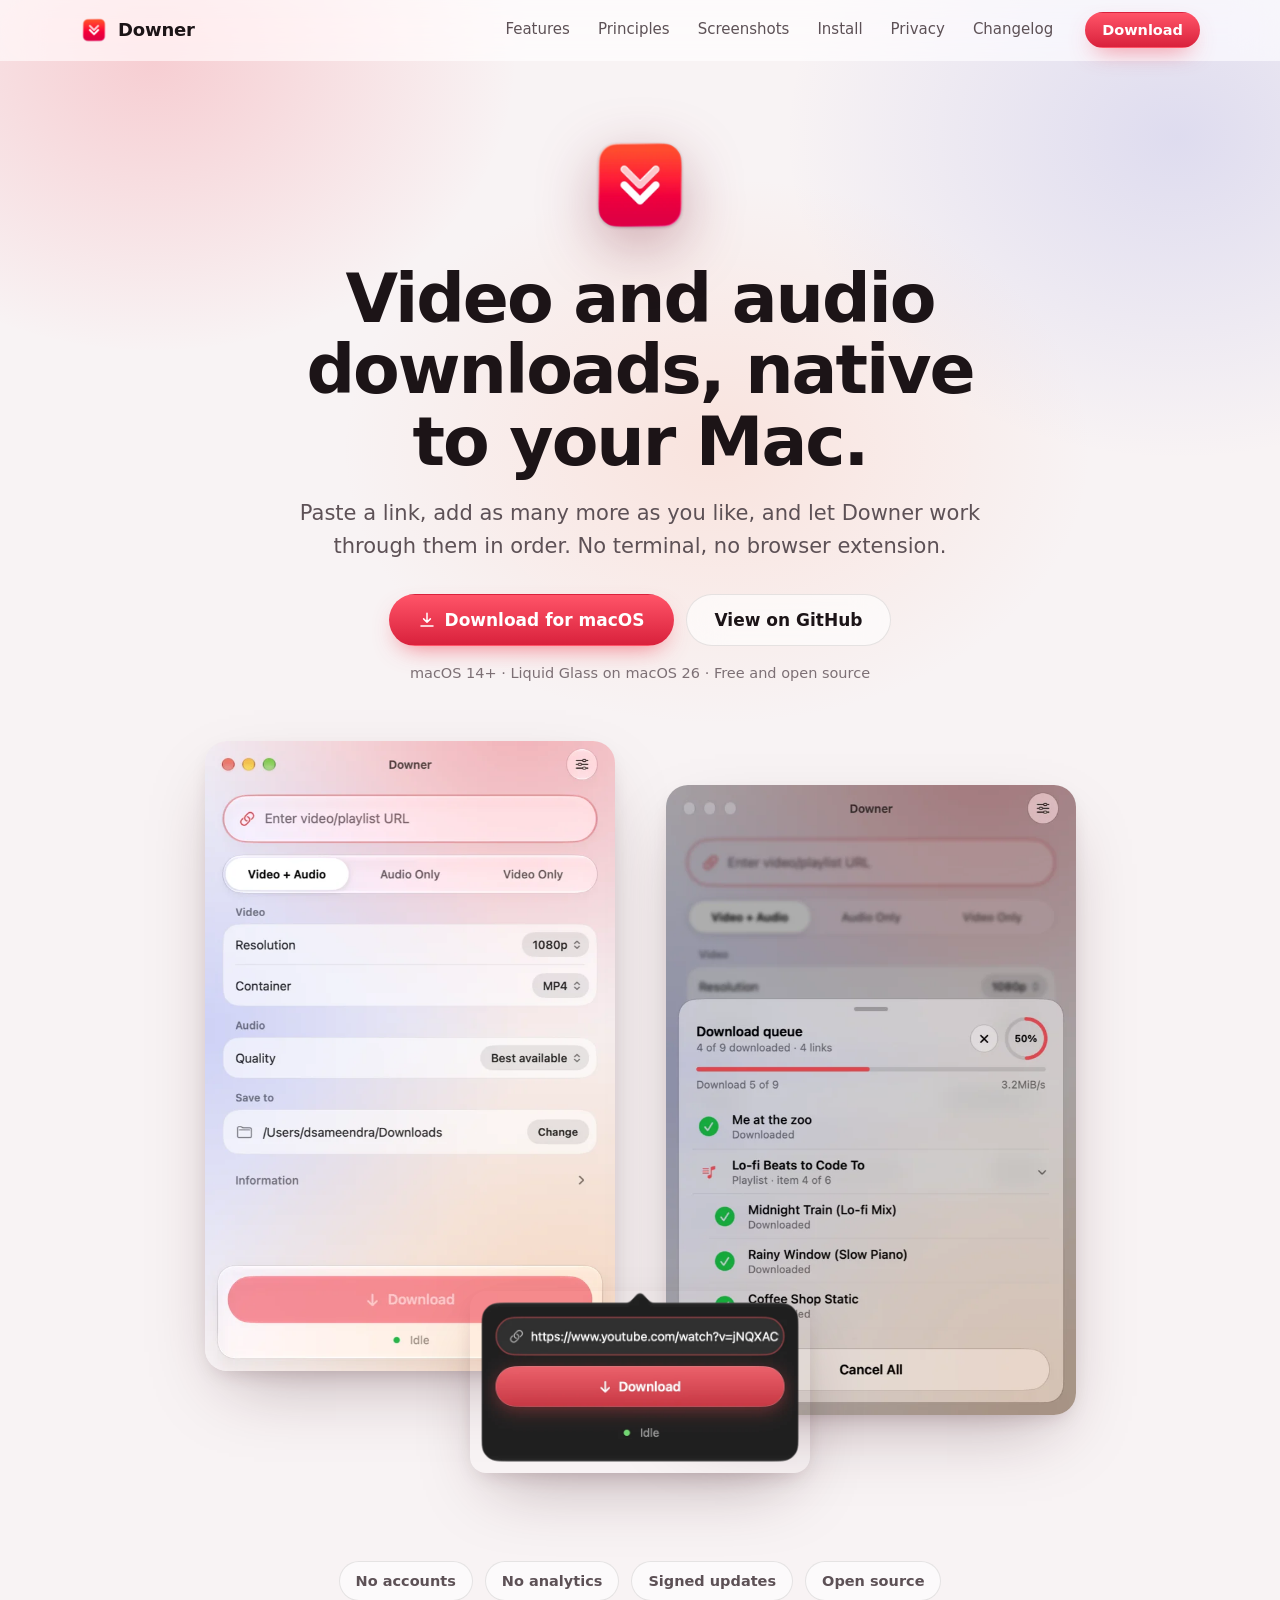
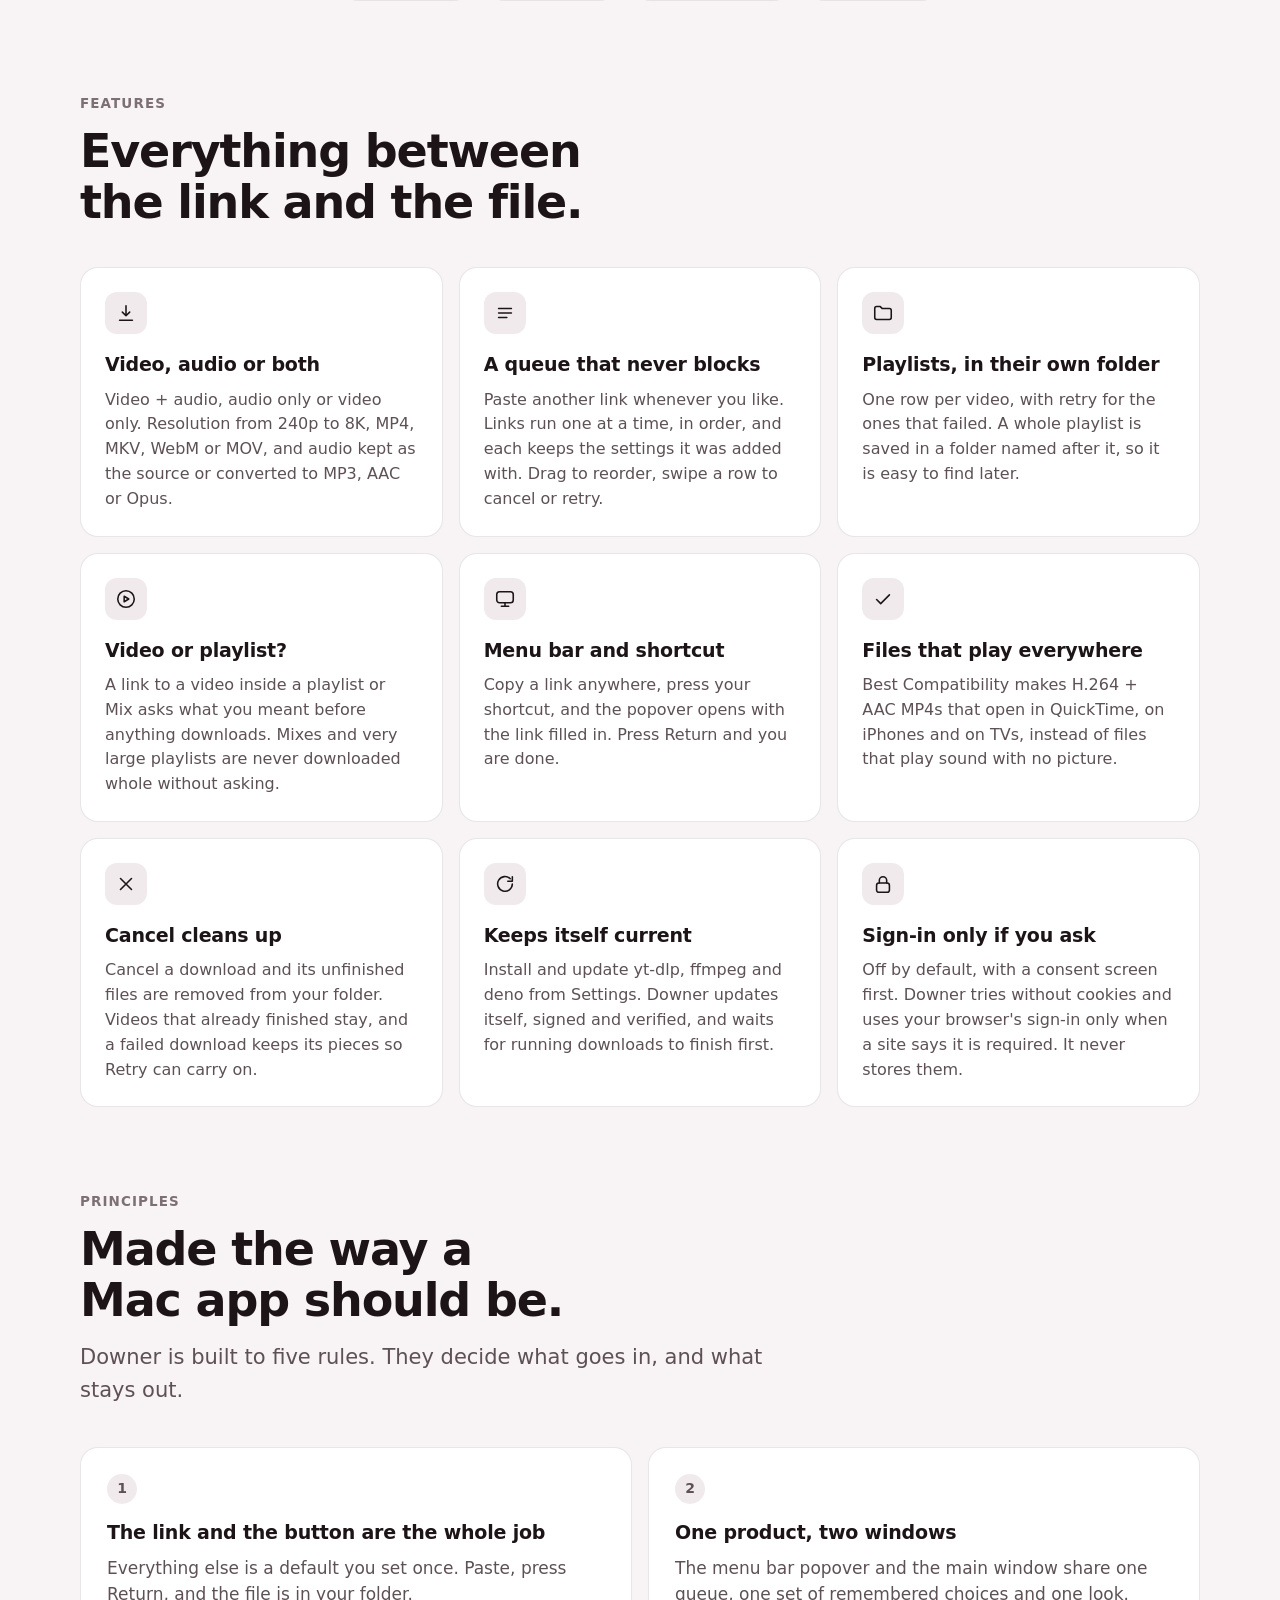
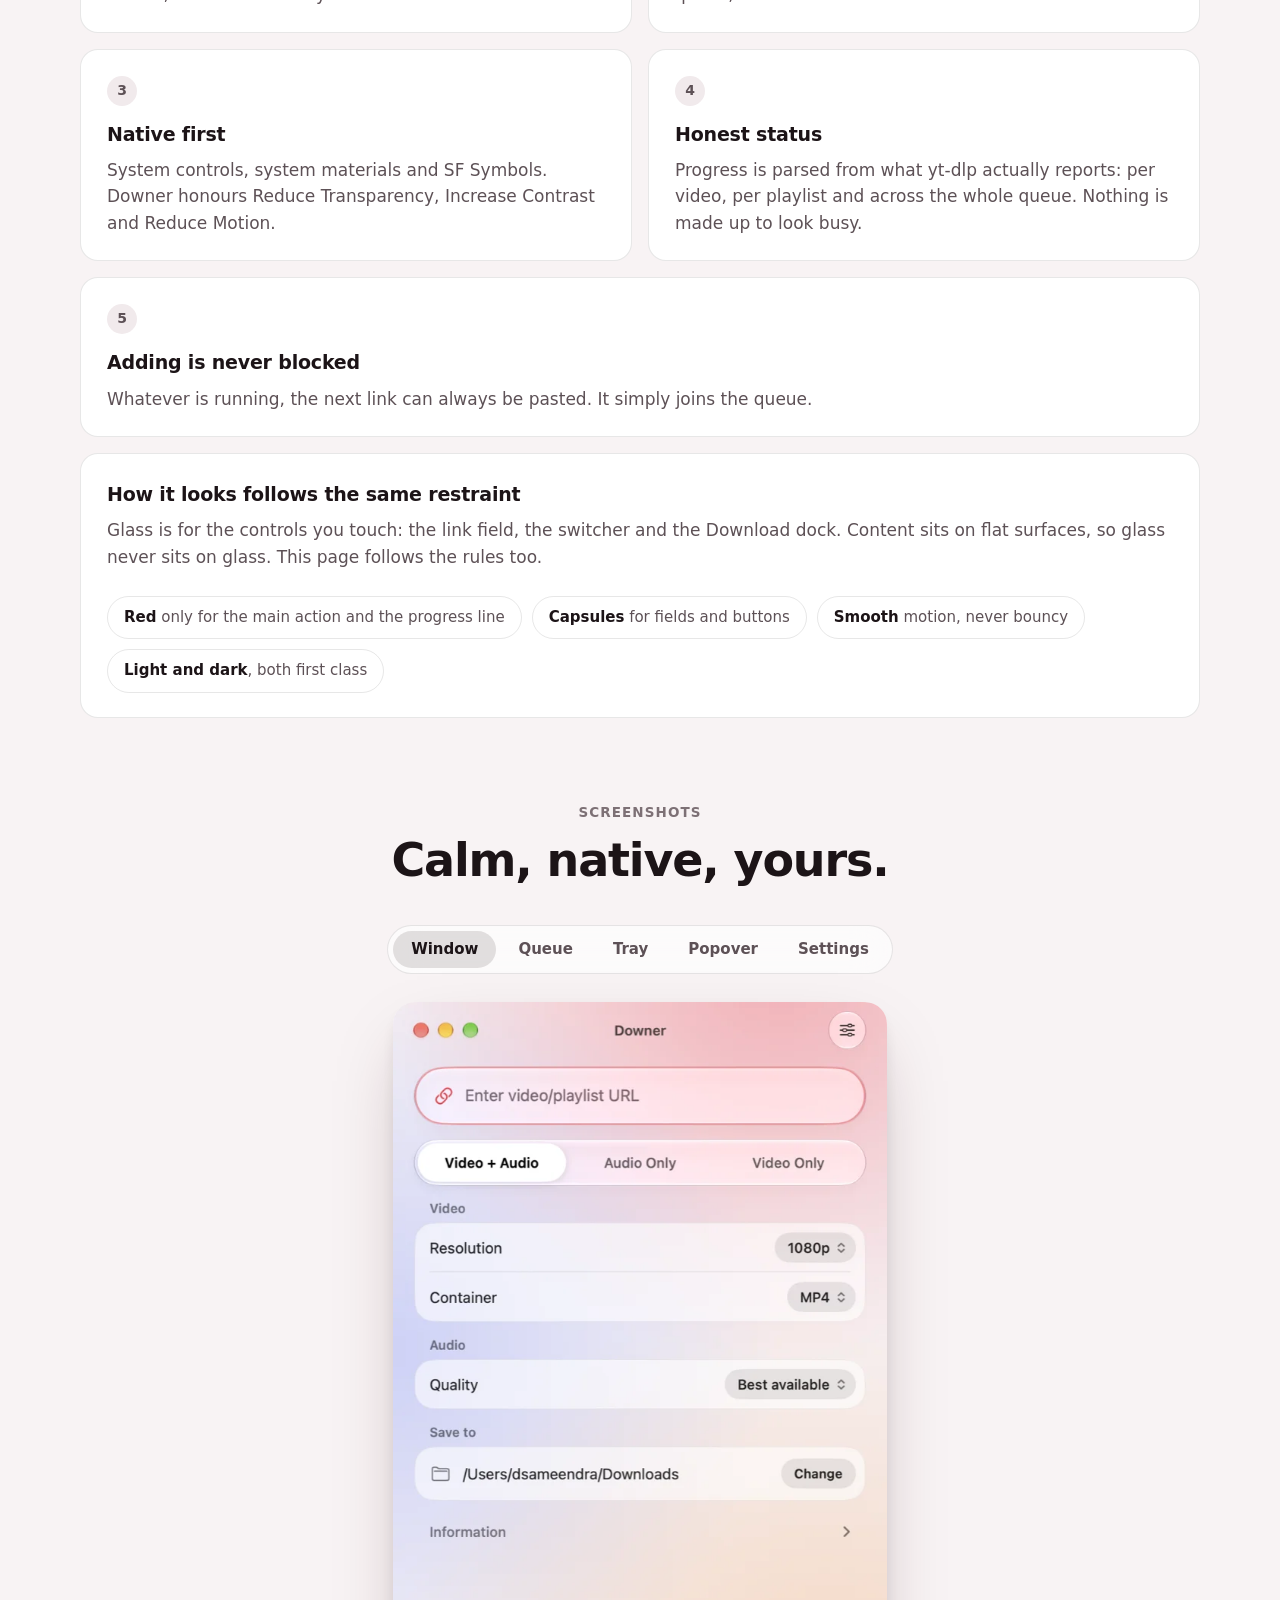
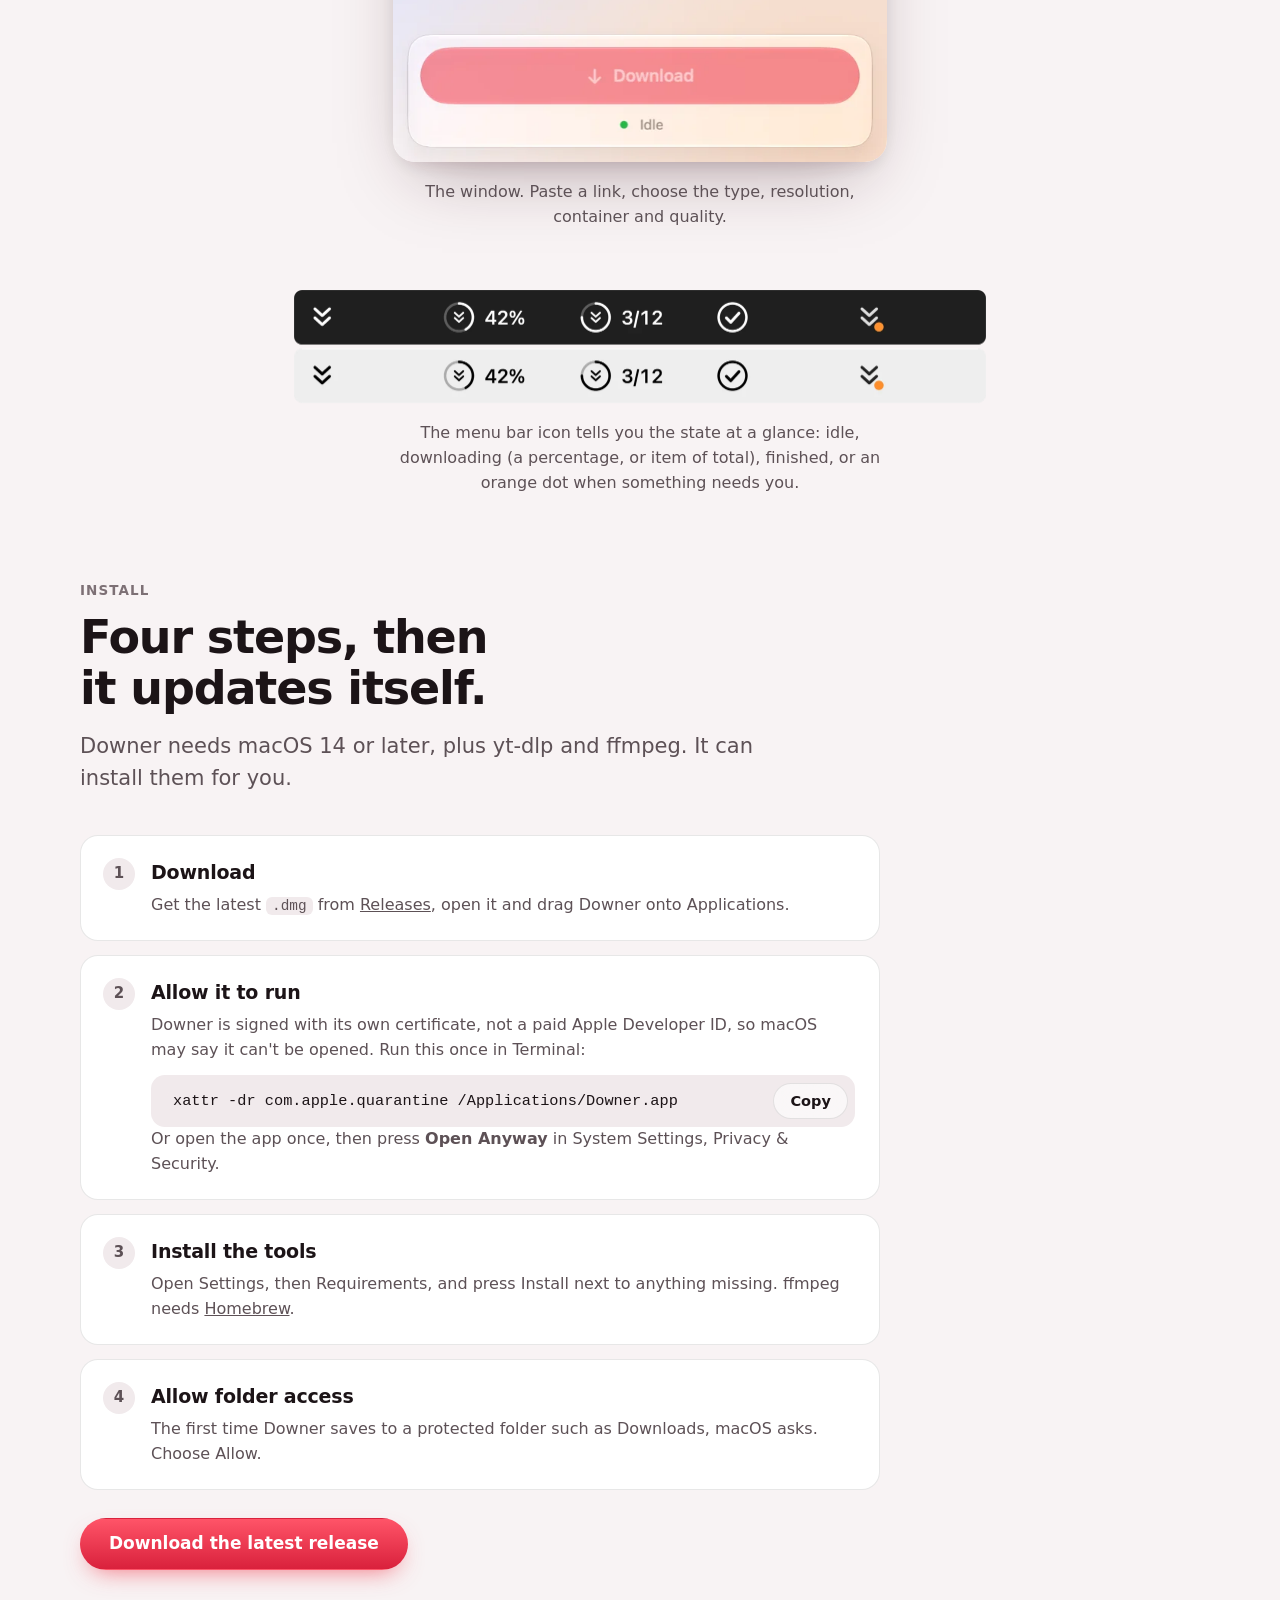
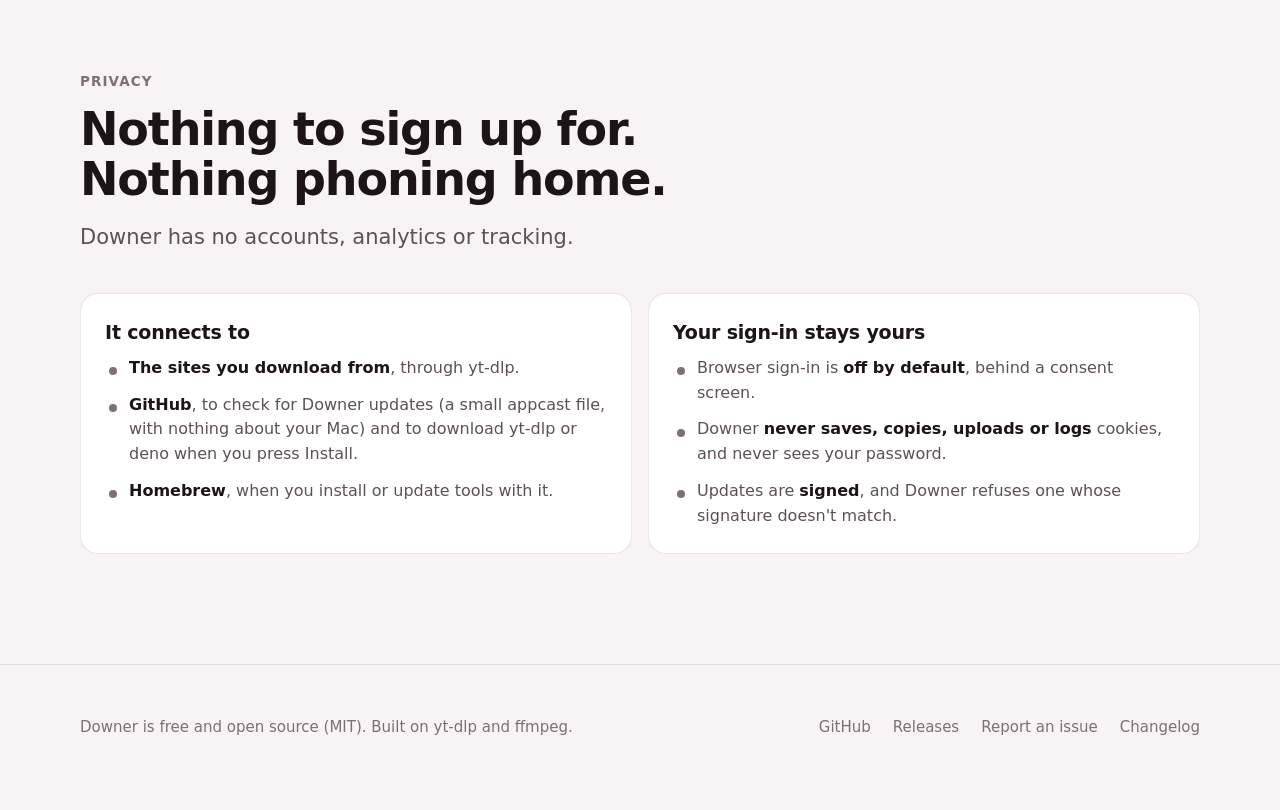
<file: docs/index.html>
<!doctype html>
<html lang="en">
<head>
<meta charset="utf-8">
<meta name="viewport" content="width=device-width, initial-scale=1">
<title>Downer: Video and audio downloads for Mac</title>
<meta name="description" content="Downer is a native macOS app for yt-dlp. Paste links, queue videos and playlists, and download video or audio from the menu bar or the main window. Free and open source.">
<link rel="canonical" href="https://dsameendra.github.io/downer/">
<meta name="theme-color" content="#f8f3f4" media="(prefers-color-scheme: light)">
<meta name="theme-color" content="#0e0a0c" media="(prefers-color-scheme: dark)">
<meta name="color-scheme" content="light dark">

<meta property="og:type" content="website">
<meta property="og:site_name" content="Downer">
<meta property="og:title" content="Downer: Video and audio downloads, native to your Mac">
<meta property="og:description" content="Paste a link, add as many more as you like, and let Downer work through them in order. A native Mac app for yt-dlp.">
<meta property="og:url" content="https://dsameendra.github.io/downer/">
<meta property="og:image" content="https://dsameendra.github.io/downer/assets/og.png">
<meta property="og:image:width" content="1200">
<meta property="og:image:height" content="630">
<meta property="og:image:alt" content="The Downer app icon beside the words Video and audio downloads, native to your Mac.">
<meta name="twitter:card" content="summary_large_image">
<meta name="twitter:title" content="Downer: Video and audio downloads, native to your Mac">
<meta name="twitter:description" content="Paste a link, add as many more as you like, and let Downer work through them in order.">
<meta name="twitter:image" content="https://dsameendra.github.io/downer/assets/og.png">

<link rel="icon" href="favicon-32.png" type="image/png" sizes="32x32">
<link rel="icon" href="favicon-16.png" type="image/png" sizes="16x16">
<link rel="apple-touch-icon" href="apple-touch-icon.png">
<link rel="stylesheet" href="assets/site.css">
<script>document.documentElement.classList.add("js")</script>
<script src="assets/site.js" defer></script>

<script type="application/ld+json">
{
  "@context": "https://schema.org",
  "@type": "SoftwareApplication",
  "name": "Downer",
  "applicationCategory": "MultimediaApplication",
  "operatingSystem": "macOS 14 or later",
  "description": "A native macOS app for yt-dlp with a download queue, playlist support and a menu bar popover.",
  "url": "https://dsameendra.github.io/downer/",
  "downloadUrl": "https://github.com/dsameendra/Downer/releases/latest",
  "image": "https://dsameendra.github.io/downer/assets/og.png",
  "license": "https://opensource.org/licenses/MIT",
  "offers": { "@type": "Offer", "price": "0", "priceCurrency": "USD" }
}
</script>
</head>
<body>
<a class="skip" href="#main">Skip to content</a>

<header class="nav" id="nav">
  <div class="wrap">
    <a class="brand" href="#top" aria-label="Downer home"><img src="favicon-32.png" width="28" height="28" alt="">Downer</a>
    <nav aria-label="Primary">
      <ul>
        <li><a href="index.html#features">Features</a></li>
        <li><a href="index.html#principles">Principles</a></li>
        <li><a href="index.html#screenshots">Screenshots</a></li>
        <li><a href="index.html#install">Install</a></li>
        <li><a href="index.html#privacy">Privacy</a></li>
        <li><a href="changelog.html">Changelog</a></li>
      </ul>
    </nav>
    <a class="btn btn-primary btn-sm" href="https://github.com/dsameendra/Downer/releases/latest">Download</a>
  </div>
  <div class="progress" id="progress" aria-hidden="true"></div>
</header>

<main id="main">
<section class="hero" id="top">
  <div class="wrap">
    <img class="hero-icon reveal" src="assets/icons/icon-256.webp" width="104" height="104" alt="The Downer app icon: two glass chevrons on a red plate">
    <h1 class="reveal" style="--i:1">Video and audio downloads, native to your Mac.</h1>
    <p class="lede reveal" style="--i:2">Paste a link, add as many more as you like, and let Downer work through them in order. No terminal, no browser extension.</p>
    <div class="cta reveal" style="--i:3">
      <a class="btn btn-primary btn-lg" href="https://github.com/dsameendra/Downer/releases/latest">
        <svg viewBox="0 0 24 24" fill="none" stroke="currentColor" stroke-width="2" stroke-linecap="round" stroke-linejoin="round" aria-hidden="true"><path d="M12 3v12m0 0-4.5-4.5M12 15l4.5-4.5M4 20h16"/></svg>
        Download for macOS</a>
      <a class="btn btn-ghost btn-lg" href="https://github.com/dsameendra/Downer">View on GitHub</a>
    </div>
    <p class="note reveal" style="--i:4">macOS 14+ · Liquid Glass on macOS 26 · Free and open source</p>

    <div class="stage reveal" style="--i:5">
      <div class="win">
        <picture>
              <source media="(prefers-color-scheme: dark)" srcset="assets/screens/main-dark.webp" type="image/webp">
              <img fetchpriority="high" src="assets/screens/main-light.webp" width="651" height="1000" alt="The Downer window: a link field, a Video + Audio, Audio Only and Video Only switcher, resolution, container and quality, a Save to folder and a red Download button">
            </picture>
      </div>
      <div class="win">
        <picture>
              <source media="(prefers-color-scheme: dark)" srcset="assets/screens/queue-dark.webp" type="image/webp">
              <img loading="lazy" src="assets/screens/queue-light.webp" width="651" height="1000" alt="The Downer download queue open over the window: four of nine downloaded, a playlist with one row per video and an overall progress ring">
            </picture>
      </div>
      <div class="pop">
        <img loading="lazy" src="assets/screens/popover-dark.webp" width="772" height="412" alt="The Downer menu bar popover with a link field and a Download button">
      </div>
    </div>
  </div>
</section>

<section class="trust" aria-label="Highlights">
  <div class="wrap">
    <ul>
      <li>No accounts</li>
      <li>No analytics</li>
      <li>Signed updates</li>
      <li>Open source</li>
    </ul>
  </div>
</section>

<section id="features">
  <div class="wrap">
    <div class="head reveal">
      <p class="eyebrow">Features</p>
      <h2 class="h2">Everything between the link and the file.</h2>
    </div>
    <div class="grid">
      <article class="card reveal">
        <div class="ic"><svg viewBox="0 0 24 24" aria-hidden="true"><path d="M12 4v11m0 0-4-4m4 4 4-4M5 20h14"/></svg></div>
        <h3>Video, audio or both</h3><p>Video + audio, audio only or video only. Resolution from 240p to 8K, MP4, MKV, WebM or MOV, and audio kept as the source or converted to MP3, AAC or Opus.</p>
      </article>
      <article class="card reveal" style="--i:1">
        <div class="ic"><svg viewBox="0 0 24 24" aria-hidden="true"><path d="M5 7h14M5 12h14M5 17h9"/></svg></div>
        <h3>A queue that never blocks</h3><p>Paste another link whenever you like. Links run one at a time, in order, and each keeps the settings it was added with. Drag to reorder, swipe a row to cancel or retry.</p>
      </article>
      <article class="card reveal" style="--i:2">
        <div class="ic"><svg viewBox="0 0 24 24" aria-hidden="true"><path d="M3 7a2 2 0 0 1 2-2h4l2 2h8a2 2 0 0 1 2 2v8a2 2 0 0 1-2 2H5a2 2 0 0 1-2-2z"/></svg></div>
        <h3>Playlists, in their own folder</h3><p>One row per video, with retry for the ones that failed. A whole playlist is saved in a folder named after it, so it is easy to find later.</p>
      </article>
      <article class="card reveal">
        <div class="ic"><svg viewBox="0 0 24 24" aria-hidden="true"><circle cx="12" cy="12" r="9"/><path d="M10 9l5 3-5 3z"/></svg></div>
        <h3>Video or playlist?</h3><p>A link to a video inside a playlist or Mix asks what you meant before anything downloads. Mixes and very large playlists are never downloaded whole without asking.</p>
      </article>
      <article class="card reveal" style="--i:1">
        <div class="ic"><svg viewBox="0 0 24 24" aria-hidden="true"><rect x="3" y="4" width="18" height="12" rx="3"/><path d="M8 20h8M12 16v4"/></svg></div>
        <h3>Menu bar and shortcut</h3><p>Copy a link anywhere, press your shortcut, and the popover opens with the link filled in. Press Return and you are done.</p>
      </article>
      <article class="card reveal" style="--i:2">
        <div class="ic"><svg viewBox="0 0 24 24" aria-hidden="true"><path d="M5 12.5l4.5 4.5L19 7.5"/></svg></div>
        <h3>Files that play everywhere</h3><p>Best Compatibility makes H.264 + AAC MP4s that open in QuickTime, on iPhones and on TVs, instead of files that play sound with no picture.</p>
      </article>
      <article class="card reveal">
        <div class="ic"><svg viewBox="0 0 24 24" aria-hidden="true"><path d="M6 6l12 12M18 6L6 18"/></svg></div>
        <h3>Cancel cleans up</h3><p>Cancel a download and its unfinished files are removed from your folder. Videos that already finished stay, and a failed download keeps its pieces so Retry can carry on.</p>
      </article>
      <article class="card reveal" style="--i:1">
        <div class="ic"><svg viewBox="0 0 24 24" aria-hidden="true"><path d="M20 12a8 8 0 1 1-2.3-5.7M20 4v5h-5"/></svg></div>
        <h3>Keeps itself current</h3><p>Install and update yt-dlp, ffmpeg and deno from Settings. Downer updates itself, signed and verified, and waits for running downloads to finish first.</p>
      </article>
      <article class="card reveal" style="--i:2">
        <div class="ic"><svg viewBox="0 0 24 24" aria-hidden="true"><rect x="5" y="11" width="14" height="10" rx="2.5"/><path d="M8 11V8a4 4 0 0 1 8 0v3"/></svg></div>
        <h3>Sign-in only if you ask</h3><p>Off by default, with a consent screen first. Downer tries without cookies and uses your browser's sign-in only when a site says it is required. It never stores them.</p>
      </article>
    </div>
  </div>
</section>

<section id="principles">
  <div class="wrap">
    <div class="head reveal">
      <p class="eyebrow">Principles</p>
      <h2 class="h2">Made the way a Mac app should be.</h2>
      <p class="lede">Downer is built to five rules. They decide what goes in, and what stays out.</p>
    </div>
    <div class="principles">
      <article class="principle reveal">
        <h3>The link and the button are the whole job</h3><p>Everything else is a default you set once. Paste, press Return, and the file is in your folder.</p>
      </article>
      <article class="principle reveal" style="--i:1">
        <h3>One product, two windows</h3><p>The menu bar popover and the main window share one queue, one set of remembered choices and one look.</p>
      </article>
      <article class="principle reveal">
        <h3>Native first</h3><p>System controls, system materials and SF Symbols. Downer honours Reduce Transparency, Increase Contrast and Reduce Motion.</p>
      </article>
      <article class="principle reveal" style="--i:1">
        <h3>Honest status</h3><p>Progress is parsed from what yt-dlp actually reports: per video, per playlist and across the whole queue. Nothing is made up to look busy.</p>
      </article>
      <article class="principle wide reveal">
        <h3>Adding is never blocked</h3><p>Whatever is running, the next link can always be pasted. It simply joins the queue.</p>
      </article>
      <article class="principle wide plain reveal">
        <h3>How it looks follows the same restraint</h3>
        <p>Glass is for the controls you touch: the link field, the switcher and the Download dock. Content sits on flat surfaces, so glass never sits on glass. This page follows the rules too.</p>
        <ul class="rules">
          <li><b>Red</b> only for the main action and the progress line</li>
          <li><b>Capsules</b> for fields and buttons</li>
          <li><b>Smooth</b> motion, never bouncy</li>
          <li><b>Light and dark</b>, both first class</li>
        </ul>
      </article>
    </div>
  </div>
</section>

<section id="screenshots">
  <div class="wrap">
    <div class="head center reveal">
      <p class="eyebrow">Screenshots</p>
      <h2 class="h2">Calm, native, yours.</h2>
    </div>
    <div class="gallery-bar reveal">
      <div class="tabs" role="tablist" aria-label="Screens">
        <button role="tab" id="t-window" aria-controls="p-window" aria-selected="true">Window</button>
        <button role="tab" id="t-queue" aria-controls="p-queue" aria-selected="false" tabindex="-1">Queue</button>
        <button role="tab" id="t-peek" aria-controls="p-peek" aria-selected="false" tabindex="-1">Tray</button>
        <button role="tab" id="t-popover" aria-controls="p-popover" aria-selected="false" tabindex="-1">Popover</button>
        <button role="tab" id="t-settings" aria-controls="p-settings" aria-selected="false" tabindex="-1">Settings</button>
      </div>
    </div>
    <div class="reveal">
      <figure class="panel" id="p-window" role="tabpanel" aria-labelledby="t-window">
        <div class="win"><picture>
              <source media="(prefers-color-scheme: dark)" srcset="assets/screens/main-dark.webp" type="image/webp">
              <img loading="lazy" src="assets/screens/main-light.webp" width="651" height="1000" alt="The Downer window in your system appearance">
            </picture></div>
        <figcaption>The window. Paste a link, choose the type, resolution, container and quality.</figcaption>
      </figure>
      <figure class="panel" id="p-queue" role="tabpanel" aria-labelledby="t-queue" hidden>
        <div class="win"><picture>
              <source media="(prefers-color-scheme: dark)" srcset="assets/screens/queue-dark.webp" type="image/webp">
              <img loading="lazy" src="assets/screens/queue-light.webp" width="651" height="1000" alt="The Downer queue, open, listing every link and every video in a playlist with its own progress">
            </picture></div>
        <figcaption>The queue, open. Every link and every video in a playlist, each with its own progress.</figcaption>
      </figure>
      <figure class="panel" id="p-peek" role="tabpanel" aria-labelledby="t-peek" hidden>
        <div class="win"><picture>
              <source media="(prefers-color-scheme: dark)" srcset="assets/screens/queue-peek.webp" type="image/webp">
              <img loading="lazy" src="assets/screens/queue-peek.webp" width="651" height="1000" alt="The Downer tray tucked away at the bottom of the window">
            </picture></div>
        <figcaption>The tray, tucked away. Overall progress and the current item, while you keep adding links.</figcaption>
      </figure>
      <figure class="panel" id="p-popover" role="tabpanel" aria-labelledby="t-popover" hidden>
        <div class="win"><img loading="lazy" src="assets/screens/popover-dark.webp" width="772" height="412" alt="The Downer menu bar popover"></div>
        <figcaption>The menu bar popover. Copy a link, press your shortcut, and it opens with the link filled in.</figcaption>
      </figure>
      <figure class="panel" id="p-settings" role="tabpanel" aria-labelledby="t-settings" hidden>
        <div class="win"><img loading="lazy" src="assets/screens/settings-dark.webp" width="639" height="1000" alt="Downer Settings: appearance, the global shortcut and the optional browser sign-in"></div>
        <figcaption>Settings. Appearance, the global shortcut and the optional browser sign-in.</figcaption>
      </figure>
    </div>
    <div class="menubar reveal">
      <img loading="lazy" src="assets/screens/menubar-icons.webp" width="1400" height="243" alt="The menu bar icon states on a dark and a light menu bar: idle, downloading, finished and needs attention">
      <p>The menu bar icon tells you the state at a glance: idle, downloading (a percentage, or item of total), finished, or an orange dot when something needs you.</p>
    </div>
  </div>
</section>

<section id="install">
  <div class="wrap">
    <div class="head reveal">
      <p class="eyebrow">Install</p>
      <h2 class="h2">Four steps, then it updates itself.</h2>
      <p class="lede">Downer needs macOS 14 or later, plus yt-dlp and ffmpeg. It can install them for you.</p>
    </div>
    <ol class="steps">
      <li class="reveal"><h3>Download</h3><p>Get the latest <code>.dmg</code> from <a href="https://github.com/dsameendra/Downer/releases/latest">Releases</a>, open it and drag Downer onto Applications.</p></li>
      <li class="reveal"><h3>Allow it to run</h3><p>Downer is signed with its own certificate, not a paid Apple Developer ID, so macOS may say it can't be opened. Run this once in Terminal:</p>
        <div class="cmd"><code id="cmd">xattr -dr com.apple.quarantine /Applications/Downer.app</code><button class="btn btn-ghost btn-sm" id="copy" type="button" data-target="cmd">Copy</button></div>
        <span class="sr" id="copy-status" role="status"></span>
        <p>Or open the app once, then press <strong>Open Anyway</strong> in System Settings, Privacy &amp; Security.</p></li>
      <li class="reveal"><h3>Install the tools</h3><p>Open Settings, then Requirements, and press Install next to anything missing. ffmpeg needs <a href="https://brew.sh">Homebrew</a>.</p></li>
      <li class="reveal"><h3>Allow folder access</h3><p>The first time Downer saves to a protected folder such as Downloads, macOS asks. Choose Allow.</p></li>
    </ol>
    <p class="install-cta reveal"><a class="btn btn-primary btn-lg" href="https://github.com/dsameendra/Downer/releases/latest">Download the latest release</a></p>
  </div>
</section>

<section id="privacy">
  <div class="wrap">
    <div class="head reveal">
      <p class="eyebrow">Privacy</p>
      <h2 class="h2">Nothing to sign up for. Nothing phoning home.</h2>
      <p class="lede">Downer has no accounts, analytics or tracking.</p>
    </div>
    <div class="privacy">
      <div class="card reveal">
        <h3>It connects to</h3>
        <ul>
          <li><b>The sites you download from</b>, through yt-dlp.</li>
          <li><b>GitHub</b>, to check for Downer updates (a small appcast file, with nothing about your Mac) and to download yt-dlp or deno when you press Install.</li>
          <li><b>Homebrew</b>, when you install or update tools with it.</li>
        </ul>
      </div>
      <div class="card reveal" style="--i:1">
        <h3>Your sign-in stays yours</h3>
        <ul>
          <li>Browser sign-in is <b>off by default</b>, behind a consent screen.</li>
          <li>Downer <b>never saves, copies, uploads or logs</b> cookies, and never sees your password.</li>
          <li>Updates are <b>signed</b>, and Downer refuses one whose signature doesn't match.</li>
        </ul>
      </div>
    </div>
  </div>
</section>
</main>

<footer>
  <div class="wrap">
    <p>Downer is free and open source (MIT). Built on <a href="https://github.com/yt-dlp/yt-dlp">yt-dlp</a> and <a href="https://www.ffmpeg.org">ffmpeg</a>.</p>
    <ul>
      <li><a href="https://github.com/dsameendra/Downer">GitHub</a></li>
      <li><a href="https://github.com/dsameendra/Downer/releases/latest">Releases</a></li>
      <li><a href="https://github.com/dsameendra/Downer/issues">Report an issue</a></li>
      <li><a href="changelog.html">Changelog</a></li>
    </ul>
  </div>
</footer>
</body>
</html>
</file>
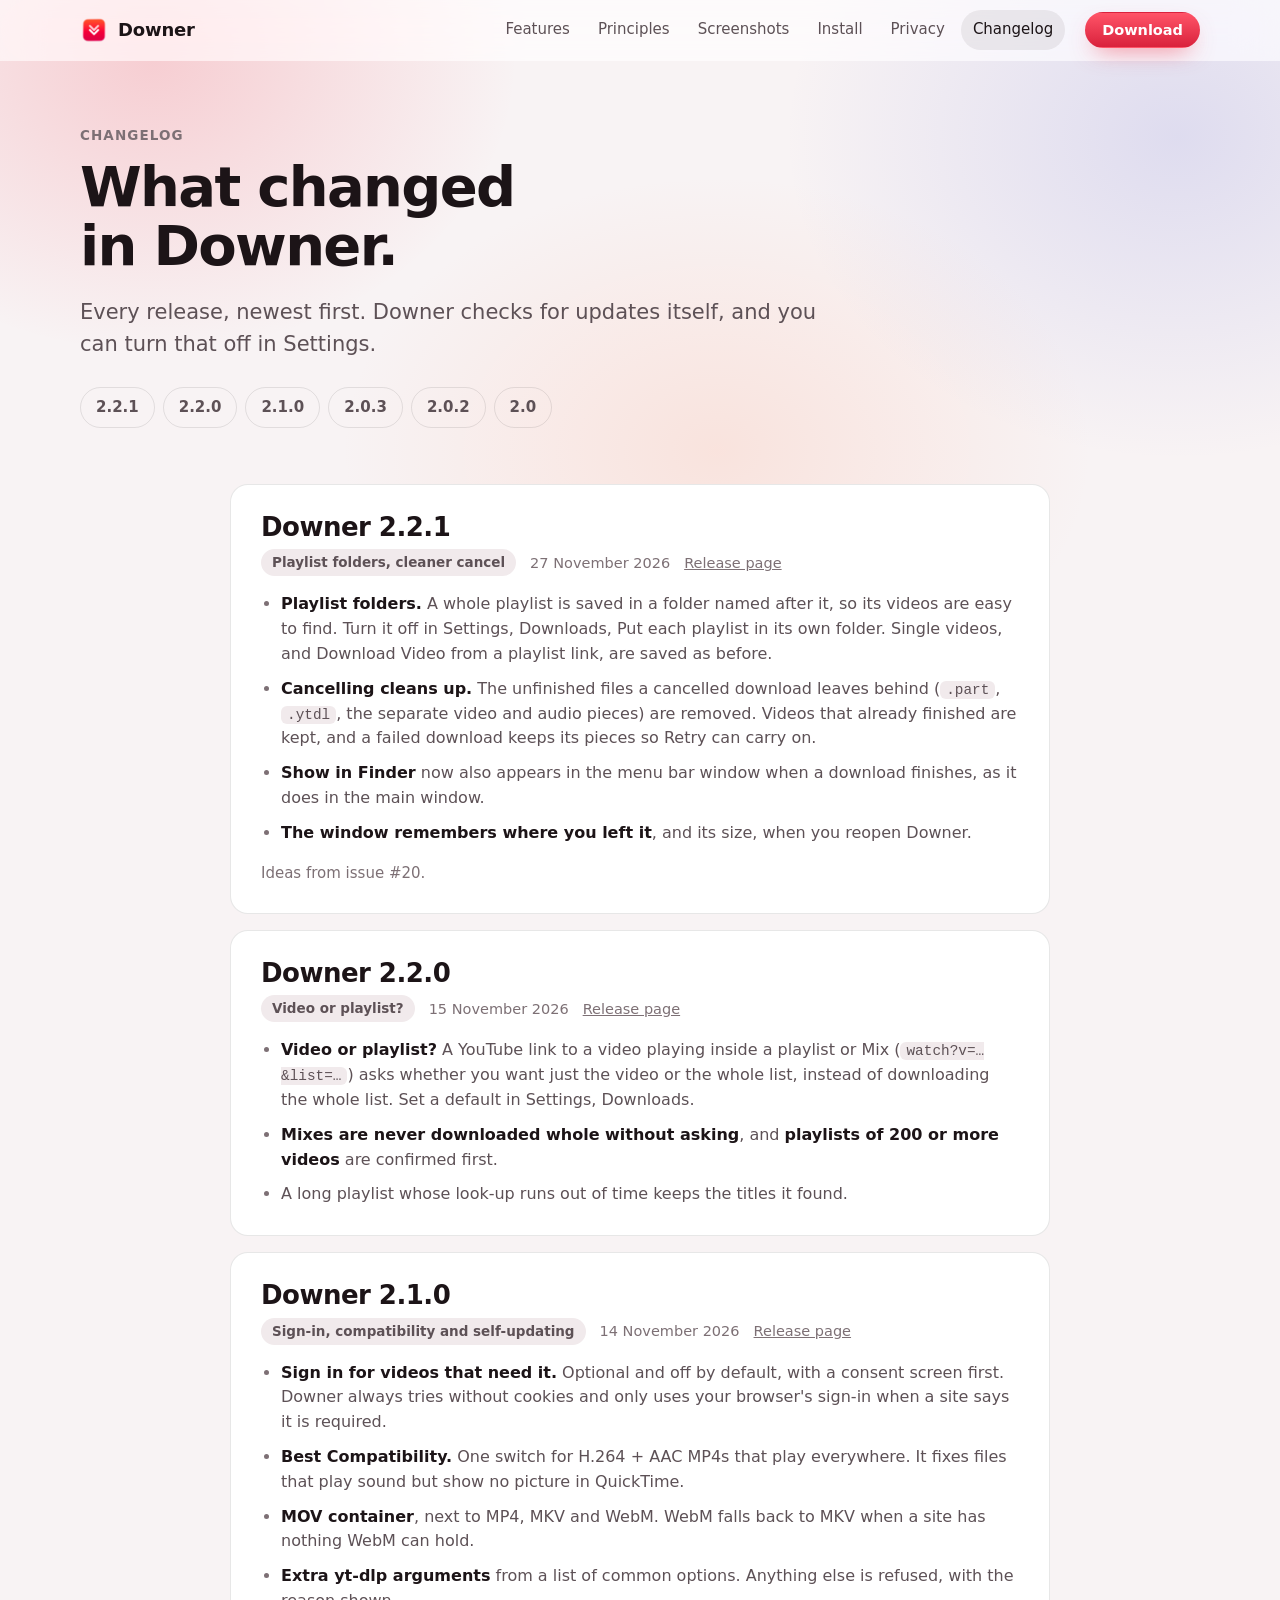
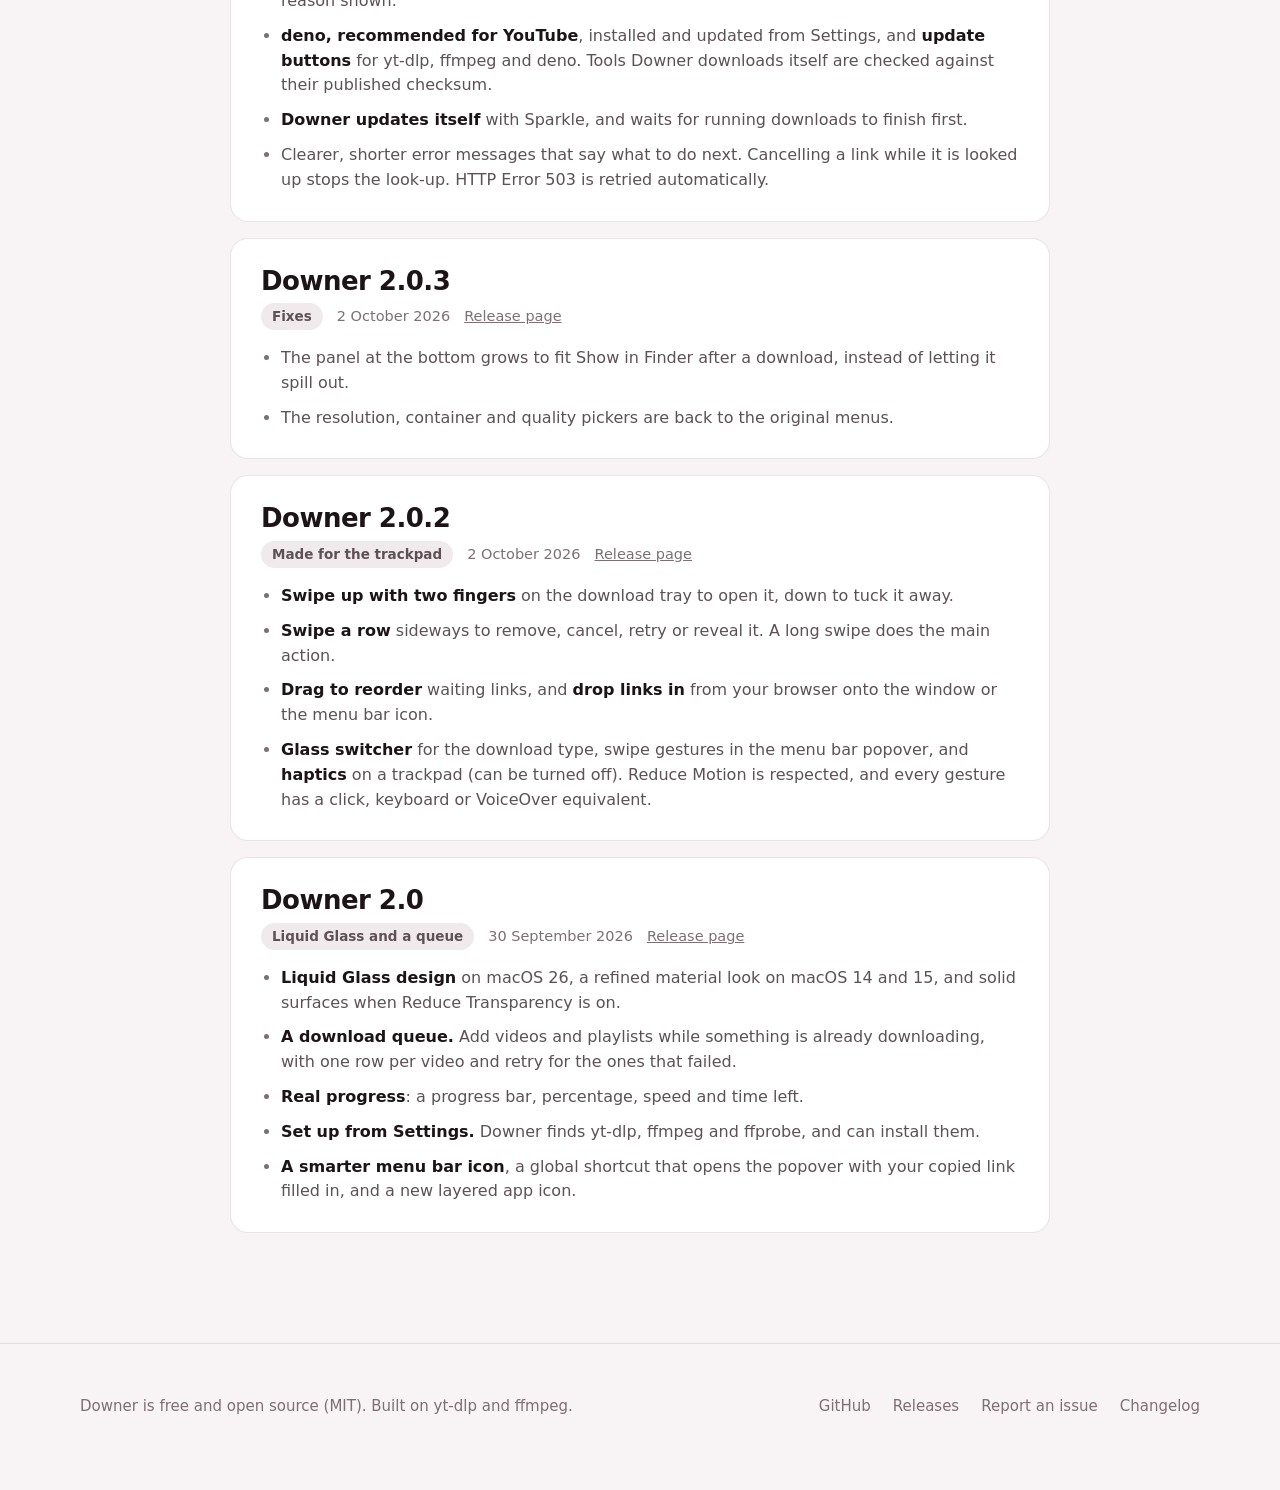
<file: docs/changelog.html>
<!doctype html>
<html lang="en">
<head>
<meta charset="utf-8">
<meta name="viewport" content="width=device-width, initial-scale=1">
<title>Changelog: Downer</title>
<meta name="description" content="Every Downer release, newest first: what was added, improved and fixed.">
<link rel="canonical" href="https://dsameendra.github.io/downer/changelog.html">
<meta name="theme-color" content="#f8f3f4" media="(prefers-color-scheme: light)">
<meta name="theme-color" content="#0e0a0c" media="(prefers-color-scheme: dark)">
<meta name="color-scheme" content="light dark">

<meta property="og:type" content="website">
<meta property="og:site_name" content="Downer">
<meta property="og:title" content="Downer changelog">
<meta property="og:description" content="Paste a link, add as many more as you like, and let Downer work through them in order. A native Mac app for yt-dlp.">
<meta property="og:url" content="https://dsameendra.github.io/downer/changelog.html">
<meta property="og:image" content="https://dsameendra.github.io/downer/assets/og.png">
<meta property="og:image:width" content="1200">
<meta property="og:image:height" content="630">
<meta property="og:image:alt" content="The Downer app icon beside the words Video and audio downloads, native to your Mac.">
<meta name="twitter:card" content="summary_large_image">
<meta name="twitter:title" content="Downer changelog">
<meta name="twitter:description" content="Paste a link, add as many more as you like, and let Downer work through them in order.">
<meta name="twitter:image" content="https://dsameendra.github.io/downer/assets/og.png">

<link rel="icon" href="favicon-32.png" type="image/png" sizes="32x32">
<link rel="icon" href="favicon-16.png" type="image/png" sizes="16x16">
<link rel="apple-touch-icon" href="apple-touch-icon.png">
<link rel="stylesheet" href="assets/site.css">
<script>document.documentElement.classList.add("js")</script>
<script src="assets/site.js" defer></script>
</head>
<body>
<a class="skip" href="#main">Skip to content</a>

<header class="nav" id="nav">
  <div class="wrap">
    <a class="brand" href="index.html" aria-label="Downer home"><img src="favicon-32.png" width="28" height="28" alt="">Downer</a>
    <nav aria-label="Primary">
      <ul>
        <li><a href="index.html#features">Features</a></li>
        <li><a href="index.html#principles">Principles</a></li>
        <li><a href="index.html#screenshots">Screenshots</a></li>
        <li><a href="index.html#install">Install</a></li>
        <li><a href="index.html#privacy">Privacy</a></li>
        <li><a href="changelog.html" aria-current="page">Changelog</a></li>
      </ul>
    </nav>
    <a class="btn btn-primary btn-sm" href="https://github.com/dsameendra/Downer/releases/latest">Download</a>
  </div>
  <div class="progress" id="progress" aria-hidden="true"></div>
</header>

<main id="main">
<section class="page-head">
  <div class="wrap">
    <p class="eyebrow">Changelog</p>
    <h1>What changed in Downer.</h1>
    <p class="lede">Every release, newest first. Downer checks for updates itself, and you can turn that off in Settings.</p>
    <ul class="jump" aria-label="Releases">
      <li><a href="#v2-2-1">2.2.1</a></li>
      <li><a href="#v2-2-0">2.2.0</a></li>
      <li><a href="#v2-1-0">2.1.0</a></li>
      <li><a href="#v2-0-3">2.0.3</a></li>
      <li><a href="#v2-0-2">2.0.2</a></li>
      <li><a href="#v2-0">2.0</a></li>
    </ul>
  </div>
</section>

<section class="log">
  <div class="wrap log-wrap">
    <article class="release" id="v2-2-1">
      <header>
        <h2>Downer 2.2.1</h2>
        <p class="meta"><span class="tag">Playlist folders, cleaner cancel</span> <time datetime="2026-11-27">27 November 2026</time> <a href="https://github.com/dsameendra/Downer/releases/tag/v2.2.1">Release page</a></p>
      </header>
      <ul>
      <li><strong>Playlist folders.</strong> A whole playlist is saved in a folder named after it, so its videos are easy to find. Turn it off in Settings, Downloads, Put each playlist in its own folder. Single videos, and Download Video from a playlist link, are saved as before.</li>
      <li><strong>Cancelling cleans up.</strong> The unfinished files a cancelled download leaves behind (<code>.part</code>, <code>.ytdl</code>, the separate video and audio pieces) are removed. Videos that already finished are kept, and a failed download keeps its pieces so Retry can carry on.</li>
      <li><strong>Show in Finder</strong> now also appears in the menu bar window when a download finishes, as it does in the main window.</li>
      <li><strong>The window remembers where you left it</strong>, and its size, when you reopen Downer.</li>
      </ul>
      <p class="more">Ideas from issue #20.</p>
    </article>
    <article class="release" id="v2-2-0">
      <header>
        <h2>Downer 2.2.0</h2>
        <p class="meta"><span class="tag">Video or playlist?</span> <time datetime="2026-11-15">15 November 2026</time> <a href="https://github.com/dsameendra/Downer/releases/tag/v2.2.0">Release page</a></p>
      </header>
      <ul>
      <li><strong>Video or playlist?</strong> A YouTube link to a video playing inside a playlist or Mix (<code>watch?v=…&amp;list=…</code>) asks whether you want just the video or the whole list, instead of downloading the whole list. Set a default in Settings, Downloads.</li>
      <li><strong>Mixes are never downloaded whole without asking</strong>, and <strong>playlists of 200 or more videos</strong> are confirmed first.</li>
      <li>A long playlist whose look-up runs out of time keeps the titles it found.</li>
      </ul>
    </article>
    <article class="release" id="v2-1-0">
      <header>
        <h2>Downer 2.1.0</h2>
        <p class="meta"><span class="tag">Sign-in, compatibility and self-updating</span> <time datetime="2026-11-14">14 November 2026</time> <a href="https://github.com/dsameendra/Downer/releases/tag/v2.1.0">Release page</a></p>
      </header>
      <ul>
      <li><strong>Sign in for videos that need it.</strong> Optional and off by default, with a consent screen first. Downer always tries without cookies and only uses your browser's sign-in when a site says it is required.</li>
      <li><strong>Best Compatibility.</strong> One switch for H.264 + AAC MP4s that play everywhere. It fixes files that play sound but show no picture in QuickTime.</li>
      <li><strong>MOV container</strong>, next to MP4, MKV and WebM. WebM falls back to MKV when a site has nothing WebM can hold.</li>
      <li><strong>Extra yt-dlp arguments</strong> from a list of common options. Anything else is refused, with the reason shown.</li>
      <li><strong>deno, recommended for YouTube</strong>, installed and updated from Settings, and <strong>update buttons</strong> for yt-dlp, ffmpeg and deno. Tools Downer downloads itself are checked against their published checksum.</li>
      <li><strong>Downer updates itself</strong> with Sparkle, and waits for running downloads to finish first.</li>
      <li>Clearer, shorter error messages that say what to do next. Cancelling a link while it is looked up stops the look-up. HTTP Error 503 is retried automatically.</li>
      </ul>
    </article>
    <article class="release" id="v2-0-3">
      <header>
        <h2>Downer 2.0.3</h2>
        <p class="meta"><span class="tag">Fixes</span> <time datetime="2026-10-02">2 October 2026</time> <a href="https://github.com/dsameendra/Downer/releases/tag/v2.0.3">Release page</a></p>
      </header>
      <ul>
      <li>The panel at the bottom grows to fit Show in Finder after a download, instead of letting it spill out.</li>
      <li>The resolution, container and quality pickers are back to the original menus.</li>
      </ul>
    </article>
    <article class="release" id="v2-0-2">
      <header>
        <h2>Downer 2.0.2</h2>
        <p class="meta"><span class="tag">Made for the trackpad</span> <time datetime="2026-10-02">2 October 2026</time> <a href="https://github.com/dsameendra/Downer/releases/tag/v2.0.2">Release page</a></p>
      </header>
      <ul>
      <li><strong>Swipe up with two fingers</strong> on the download tray to open it, down to tuck it away.</li>
      <li><strong>Swipe a row</strong> sideways to remove, cancel, retry or reveal it. A long swipe does the main action.</li>
      <li><strong>Drag to reorder</strong> waiting links, and <strong>drop links in</strong> from your browser onto the window or the menu bar icon.</li>
      <li><strong>Glass switcher</strong> for the download type, swipe gestures in the menu bar popover, and <strong>haptics</strong> on a trackpad (can be turned off). Reduce Motion is respected, and every gesture has a click, keyboard or VoiceOver equivalent.</li>
      </ul>
    </article>
    <article class="release" id="v2-0">
      <header>
        <h2>Downer 2.0</h2>
        <p class="meta"><span class="tag">Liquid Glass and a queue</span> <time datetime="2026-09-30">30 September 2026</time> <a href="https://github.com/dsameendra/Downer/releases/tag/v2.0.1">Release page</a></p>
      </header>
      <ul>
      <li><strong>Liquid Glass design</strong> on macOS 26, a refined material look on macOS 14 and 15, and solid surfaces when Reduce Transparency is on.</li>
      <li><strong>A download queue.</strong> Add videos and playlists while something is already downloading, with one row per video and retry for the ones that failed.</li>
      <li><strong>Real progress</strong>: a progress bar, percentage, speed and time left.</li>
      <li><strong>Set up from Settings.</strong> Downer finds yt-dlp, ffmpeg and ffprobe, and can install them.</li>
      <li><strong>A smarter menu bar icon</strong>, a global shortcut that opens the popover with your copied link filled in, and a new layered app icon.</li>
      </ul>
    </article>
  </div>
</section>
</main>

<footer>
  <div class="wrap">
    <p>Downer is free and open source (MIT). Built on <a href="https://github.com/yt-dlp/yt-dlp">yt-dlp</a> and <a href="https://www.ffmpeg.org">ffmpeg</a>.</p>
    <ul>
      <li><a href="https://github.com/dsameendra/Downer">GitHub</a></li>
      <li><a href="https://github.com/dsameendra/Downer/releases/latest">Releases</a></li>
      <li><a href="https://github.com/dsameendra/Downer/issues">Report an issue</a></li>
      <li><a href="changelog.html">Changelog</a></li>
    </ul>
  </div>
</footer>
</body>
</html>
</file>
<file: docs/assets/site.css>
/* Downer website. The app's own rules, on the web:
   glass is for the controls you touch, content sits on flat surfaces, red is reserved for the one primary
   action and the progress line, everything else is neutral, and motion is smooth and never bouncy.
   Tokens mirror Downer/DesignSystem.swift: Brand.red #F0384A, ink #0E0A0C, porcelain #F8F3F4. */

:root {
  color-scheme: light dark;
  --ground: #f8f3f4;
  --ink: #1c1417;
  --ink-2: #5d5156;
  --ink-3: #7d7075;
  --surface: #ffffff;
  --surface-2: #f1eaec;
  --line: rgba(28, 20, 23, 0.10);
  --line-strong: rgba(28, 20, 23, 0.18);
  --glass: rgba(255, 255, 255, 0.62);
  --glass-line: rgba(28, 20, 23, 0.10);
  --red: #f0384a;
  --red-light: #ff5468;
  --red-deep: #d9213c;
  --on-red: #ffffff;
  --glow-a: rgba(240, 56, 74, 0.20);
  --glow-b: rgba(120, 128, 220, 0.20);
  --glow-c: rgba(255, 170, 140, 0.22);
  --shadow: 0 30px 70px -24px rgba(60, 20, 30, 0.35), 0 8px 22px -10px rgba(60, 20, 30, 0.22);
  --r: 18px;
  --ease: cubic-bezier(0.22, 0.61, 0.36, 1);
  --font: -apple-system, BlinkMacSystemFont, "SF Pro Text", "SF Pro Display", system-ui, "Segoe UI", Roboto, sans-serif;
  --mono: ui-monospace, "SF Mono", Menlo, Consolas, monospace;
}

@media (prefers-color-scheme: dark) {
  :root {
    --ground: #0e0a0c;
    --ink: #f6eff1;
    --ink-2: #b8abb0;
    --ink-3: #8f8287;
    --surface: #1a1215;
    --surface-2: #231a1e;
    --line: rgba(255, 255, 255, 0.09);
    --line-strong: rgba(255, 255, 255, 0.17);
    --glass: rgba(34, 24, 28, 0.62);
    --glass-line: rgba(255, 255, 255, 0.12);
    --glow-a: rgba(240, 56, 74, 0.30);
    --glow-b: rgba(110, 90, 210, 0.28);
    --glow-c: rgba(255, 120, 130, 0.16);
    --shadow: 0 34px 80px -24px rgba(0, 0, 0, 0.75), 0 10px 26px -10px rgba(0, 0, 0, 0.6);
  }
}

* { box-sizing: border-box; }
html { scroll-behavior: smooth; scroll-padding-top: 84px; -webkit-text-size-adjust: 100%; }
body {
  margin: 0;
  background: var(--ground);
  color: var(--ink);
  font: 400 17px/1.55 var(--font);
  -webkit-font-smoothing: antialiased;
  overflow-x: hidden;
}
/* the window ground from the app: three soft colour fields over ink or porcelain */
body::before {
  content: "";
  position: absolute;
  inset: 0 0 auto 0;
  height: 980px;
  z-index: -1;
  pointer-events: none;
  background:
    radial-gradient(520px 420px at 12% 6%, var(--glow-a), transparent 70%),
    radial-gradient(560px 460px at 92% 14%, var(--glow-b), transparent 70%),
    radial-gradient(520px 380px at 56% 46%, var(--glow-c), transparent 72%);
}
img { max-width: 100%; height: auto; display: block; }
a { color: inherit; }
.wrap { width: min(1120px, 100% - 32px); margin-inline: auto; }
.skip {
  position: absolute; left: 16px; top: -48px; z-index: 100;
  background: var(--surface); color: var(--ink); padding: 10px 16px; border-radius: 999px;
  border: 1px solid var(--line-strong); text-decoration: none; transition: top 0.2s var(--ease);
}
.skip:focus { top: 12px; }
:focus-visible { outline: 2px solid var(--red); outline-offset: 3px; border-radius: 8px; }

/* Navigation: the control layer, so it is glass */
.nav {
  position: sticky; top: 0; z-index: 50;
  background: var(--glass);
  -webkit-backdrop-filter: saturate(1.6) blur(22px);
  backdrop-filter: saturate(1.6) blur(22px);
  border-bottom: 1px solid transparent;
  transition: border-color 0.3s var(--ease);
}
.nav.scrolled { border-bottom-color: var(--glass-line); }
.nav .wrap { display: flex; align-items: center; gap: 20px; height: 60px; }
.brand { display: flex; align-items: center; gap: 10px; font-weight: 650; font-size: 18px; text-decoration: none; letter-spacing: -0.01em; }
.brand img { border-radius: 8px; }
.nav nav { margin-left: auto; }
.nav ul { display: flex; gap: 4px; list-style: none; margin: 0; padding: 0; }
.nav nav a { display: block; padding: 8px 12px; border-radius: 999px; font-size: 15px; color: var(--ink-2); text-decoration: none; transition: color 0.2s var(--ease), background 0.2s var(--ease); }
.nav nav a:hover, .nav nav a[aria-current="page"] { color: var(--ink); background: color-mix(in srgb, var(--ink) 7%, transparent); }
/* the progress line: red, and it only ever reports how far down the page you are */
.progress { position: absolute; left: 0; bottom: -1px; height: 2px; width: 100%; transform-origin: 0 50%; transform: scaleX(0); background: linear-gradient(90deg, var(--red-light), var(--red-deep)); }

/* Buttons: capsules; red is the one primary action */
.btn {
  display: inline-flex; align-items: center; justify-content: center; gap: 9px;
  border: 1px solid transparent; border-radius: 999px; cursor: pointer;
  font: 600 16px/1 var(--font); text-decoration: none; padding: 0 22px; height: 46px;
  transition: transform 0.2s var(--ease), background 0.2s var(--ease), border-color 0.2s var(--ease);
}
.btn svg { width: 18px; height: 18px; }
.btn-primary { color: var(--on-red); background: linear-gradient(180deg, var(--red-light), var(--red-deep)); box-shadow: 0 10px 24px -10px rgba(240, 56, 74, 0.7); }
.btn-primary:hover { transform: translateY(-1px); }
.btn-ghost { color: var(--ink); background: var(--glass); border-color: var(--glass-line); -webkit-backdrop-filter: blur(18px); backdrop-filter: blur(18px); }
.btn-ghost:hover { border-color: var(--line-strong); }
.btn-sm { height: 36px; padding: 0 16px; font-size: 14.5px; }
.btn-lg { height: 52px; padding: 0 28px; font-size: 17px; }

/* Hero */
.hero { padding: 72px 0 40px; text-align: center; }
.hero-icon { width: 104px; height: 104px; margin: 0 auto 26px; filter: drop-shadow(0 18px 30px rgba(120, 20, 40, 0.35)); }
h1 { font-size: clamp(38px, 6.4vw, 68px); line-height: 1.05; letter-spacing: -0.03em; font-weight: 720; margin: 0 auto; max-width: 15ch; text-wrap: balance; }
.lede { font-size: clamp(18px, 2.2vw, 21px); color: var(--ink-2); max-width: 36em; margin: 20px auto 0; text-wrap: pretty; }
.cta { display: flex; flex-wrap: wrap; gap: 12px; justify-content: center; margin-top: 32px; }
.note { color: var(--ink-3); font-size: 14.5px; margin: 16px 0 0; }
.stage { position: relative; margin: 56px auto 70px; width: min(900px, 100%); display: grid; grid-template-columns: 1fr 1fr; gap: 22px; align-items: start; justify-items: center; }
.stage .win { width: 100%; max-width: 410px; }
.stage .win:nth-child(2) { margin-top: 44px; }
.stage .pop { position: absolute; left: 50%; bottom: -58px; width: min(340px, 56%); transform: translateX(-50%); }
.win img, .pop img { width: 100%; border-radius: 22px; box-shadow: var(--shadow); }
.pop img { border-radius: 16px; }

.trust { padding: 36px 0 8px; }
.trust ul { display: flex; flex-wrap: wrap; justify-content: center; gap: 10px 12px; list-style: none; margin: 0; padding: 0; }
.trust li { padding: 8px 16px; border-radius: 999px; border: 1px solid var(--line); color: var(--ink-2); font-size: 14.5px; font-weight: 550; background: color-mix(in srgb, var(--surface) 60%, transparent); }

section { padding: 84px 0 0; }
.head { max-width: 720px; margin-bottom: 40px; }
.head.center { margin-inline: auto; text-align: center; }
.eyebrow { margin: 0 0 12px; font-size: 13.5px; font-weight: 650; letter-spacing: 0.08em; text-transform: uppercase; color: var(--ink-3); }
h2, .h2 { font-size: clamp(30px, 4.4vw, 46px); line-height: 1.1; letter-spacing: -0.025em; font-weight: 700; margin: 0; text-wrap: balance; }
h3 { font-size: 19px; letter-spacing: -0.01em; margin: 0 0 8px; font-weight: 650; }
.head .lede { margin: 16px 0 0; }
.head.center .lede { margin-inline: auto; }

/* Content sits on flat surfaces: no glass on glass */
.grid { display: grid; grid-template-columns: repeat(3, 1fr); gap: 16px; }
.card { background: var(--surface); border: 1px solid var(--line); border-radius: var(--r); padding: 24px; }
.card p { margin: 0; color: var(--ink-2); font-size: 16px; }
.ic { width: 42px; height: 42px; border-radius: 12px; background: var(--surface-2); display: grid; place-items: center; margin-bottom: 16px; }
.ic svg { width: 22px; height: 22px; fill: none; stroke: var(--ink); stroke-width: 1.7; stroke-linecap: round; stroke-linejoin: round; }

/* Principles */
.principles { display: grid; grid-template-columns: repeat(2, 1fr); gap: 16px; counter-reset: p; }
.principle { background: var(--surface); border: 1px solid var(--line); border-radius: var(--r); padding: 26px 26px 24px; position: relative; counter-increment: p; }
.principle::before { content: counter(p); display: grid; place-items: center; width: 30px; height: 30px; border-radius: 999px; background: var(--surface-2); color: var(--ink-2); font-weight: 650; font-size: 14px; margin-bottom: 14px; }
.principle p { margin: 0; color: var(--ink-2); }
.principle.wide { grid-column: 1 / -1; }
.principle.plain { counter-increment: none; }
.principle.plain::before { display: none; }
.rules { display: flex; flex-wrap: wrap; gap: 10px; margin: 26px 0 0; padding: 0; list-style: none; }
.rules li { padding: 9px 16px; border-radius: 999px; border: 1px solid var(--line); font-size: 15px; color: var(--ink-2); }
.rules b { color: var(--ink); font-weight: 650; }

/* Gallery */
.gallery-bar { display: flex; justify-content: center; margin-bottom: 28px; }
.tabs { display: inline-flex; flex-wrap: wrap; justify-content: center; gap: 4px; padding: 5px; border-radius: 999px; background: var(--glass); border: 1px solid var(--glass-line); -webkit-backdrop-filter: blur(18px); backdrop-filter: blur(18px); }
.tabs button { border: 0; background: transparent; color: var(--ink-2); font: 600 15px/1 var(--font); padding: 11px 18px; border-radius: 999px; cursor: pointer; transition: background 0.2s var(--ease), color 0.2s var(--ease); }
.tabs button[aria-selected="true"] { background: color-mix(in srgb, var(--ink) 12%, transparent); color: var(--ink); }
.panel { margin: 0; display: grid; place-items: center; gap: 18px; }
.panel[hidden] { display: none; }
.panel .win img { max-height: 760px; width: auto; max-width: 100%; margin-inline: auto; }
.panel figcaption { color: var(--ink-2); text-align: center; max-width: 46ch; font-size: 16px; }
.panel.in { animation: rise 0.45s var(--ease) both; }
.js .reveal { opacity: 0; transform: translateY(14px); transition: opacity 0.6s var(--ease), transform 0.6s var(--ease); transition-delay: calc(var(--i, 0) * 70ms); }
.js .reveal.in { opacity: 1; transform: none; }
@keyframes rise { from { opacity: 0; transform: translateY(10px); } to { opacity: 1; transform: none; } }
.menubar { margin-top: 56px; text-align: center; }
.menubar img { margin-inline: auto; border-radius: 14px; max-width: min(100%, 700px); }
.menubar p { color: var(--ink-2); font-size: 16px; margin: 14px auto 0; max-width: 52ch; }

/* Install */
.steps { list-style: none; counter-reset: s; margin: 0; padding: 0; display: grid; gap: 14px; max-width: 800px; }
.steps > li { counter-increment: s; background: var(--surface); border: 1px solid var(--line); border-radius: var(--r); padding: 22px 24px 22px 70px; position: relative; }
.steps > li::before { content: counter(s); position: absolute; left: 22px; top: 22px; width: 32px; height: 32px; border-radius: 999px; background: var(--surface-2); display: grid; place-items: center; font-weight: 650; font-size: 15px; color: var(--ink-2); }
.steps h3 { margin-bottom: 6px; }
.steps p { margin: 0; color: var(--ink-2); font-size: 16px; }
.steps p + p, .steps .cmd { margin-top: 12px; }
.cmd { display: flex; align-items: center; gap: 12px; background: var(--surface-2); border-radius: 14px; padding: 8px 8px 8px 16px; }
.cmd code { font: 500 14px/1.4 var(--mono); overflow-x: auto; white-space: nowrap; flex: 1; scrollbar-width: none; }
.cmd button { flex: none; }
.sr { position: absolute; width: 1px; height: 1px; overflow: hidden; clip: rect(0 0 0 0); white-space: nowrap; }
.install-cta { margin-top: 28px; }

/* Privacy */
.privacy { display: grid; grid-template-columns: 1fr 1fr; gap: 16px; align-items: stretch; }
.privacy ul { margin: 0; padding: 0; list-style: none; display: grid; gap: 12px; }
.privacy li { color: var(--ink-2); padding-left: 24px; position: relative; font-size: 16px; }
.privacy li::before { content: ""; position: absolute; left: 4px; top: 0.7em; width: 8px; height: 8px; border-radius: 999px; background: var(--ink-3); }
.privacy b { color: var(--ink); font-weight: 650; }

footer { margin-top: 110px; padding: 36px 0 56px; border-top: 1px solid var(--line); color: var(--ink-3); font-size: 15px; }
footer .wrap { display: flex; flex-wrap: wrap; gap: 14px 28px; justify-content: space-between; align-items: center; }
footer ul { display: flex; flex-wrap: wrap; gap: 6px 22px; list-style: none; margin: 0; padding: 0; }
footer a { text-decoration: none; }
footer a:hover { color: var(--ink); }

/* Changelog */
.page-head { padding: 64px 0 8px; }
.page-head h1 { margin: 0; max-width: 18ch; font-size: clamp(36px, 5.2vw, 56px); }
.page-head .lede { margin-left: 0; }
.jump { display: flex; flex-wrap: wrap; gap: 8px; list-style: none; padding: 0; margin: 26px 0 0; }
.jump a { display: block; padding: 8px 15px; border-radius: 999px; border: 1px solid var(--line); text-decoration: none; font-size: 15px; font-weight: 550; color: var(--ink-2); transition: border-color 0.2s var(--ease), color 0.2s var(--ease); }
.jump a:hover { color: var(--ink); border-color: var(--line-strong); }
.log { padding-top: 48px; }
.log-wrap { display: grid; gap: 16px; max-width: 820px; }
.release { background: var(--surface); border: 1px solid var(--line); border-radius: var(--r); padding: 28px 30px; }
.release h2 { font-size: 26px; letter-spacing: -0.02em; }
.release .meta { display: flex; flex-wrap: wrap; gap: 6px 14px; align-items: center; color: var(--ink-3); font-size: 14.5px; margin: 8px 0 16px; }
.tag { padding: 3px 11px; border-radius: 999px; background: var(--surface-2); color: var(--ink-2); font-weight: 600; font-size: 13.5px; }
.release ul { margin: 0; padding-left: 20px; display: grid; gap: 10px; color: var(--ink-2); font-size: 16px; }
.release li::marker { color: var(--ink-3); }
.release strong { color: var(--ink); font-weight: 650; }
.release code, .steps code:not(.block) { font: 500 0.9em var(--mono); background: var(--surface-2); padding: 1px 6px; border-radius: 6px; }
.release .more { margin: 16px 0 0; font-size: 15px; color: var(--ink-3); }

@media (max-width: 900px) {
  .grid { grid-template-columns: repeat(2, 1fr); }
  .privacy, .principles { grid-template-columns: 1fr; }
  .nav nav { display: none; }
  .nav .btn { margin-left: auto; }
}
@media (max-width: 640px) {
  body { font-size: 16px; }
  .grid { grid-template-columns: 1fr; }
  .hero { padding-top: 48px; }
  .stage { grid-template-columns: 1fr; margin-bottom: 40px; }
  .stage .win:nth-child(2) { display: none; }
  .stage .pop { position: static; transform: none; width: 100%; max-width: 340px; margin-top: -6px; }
  section { padding-top: 64px; }
  .release { padding: 22px 20px; }
  .steps > li { padding: 20px 18px 20px 62px; }
  .steps > li::before { left: 16px; top: 20px; }
}
@media (prefers-reduced-motion: reduce) {
  html { scroll-behavior: auto; }
  *, *::before, *::after { animation-duration: 0.01ms !important; transition-duration: 0.12s !important; }
  .js .reveal { transform: none; }
}
@media (prefers-reduced-transparency: reduce) {
  .nav, .tabs, .btn-ghost { -webkit-backdrop-filter: none; backdrop-filter: none; background: var(--surface); }
}
@media (prefers-contrast: more) {
  :root { --line: rgba(128, 128, 128, 0.55); --ink-2: var(--ink); --ink-3: var(--ink); }
}
</file>
